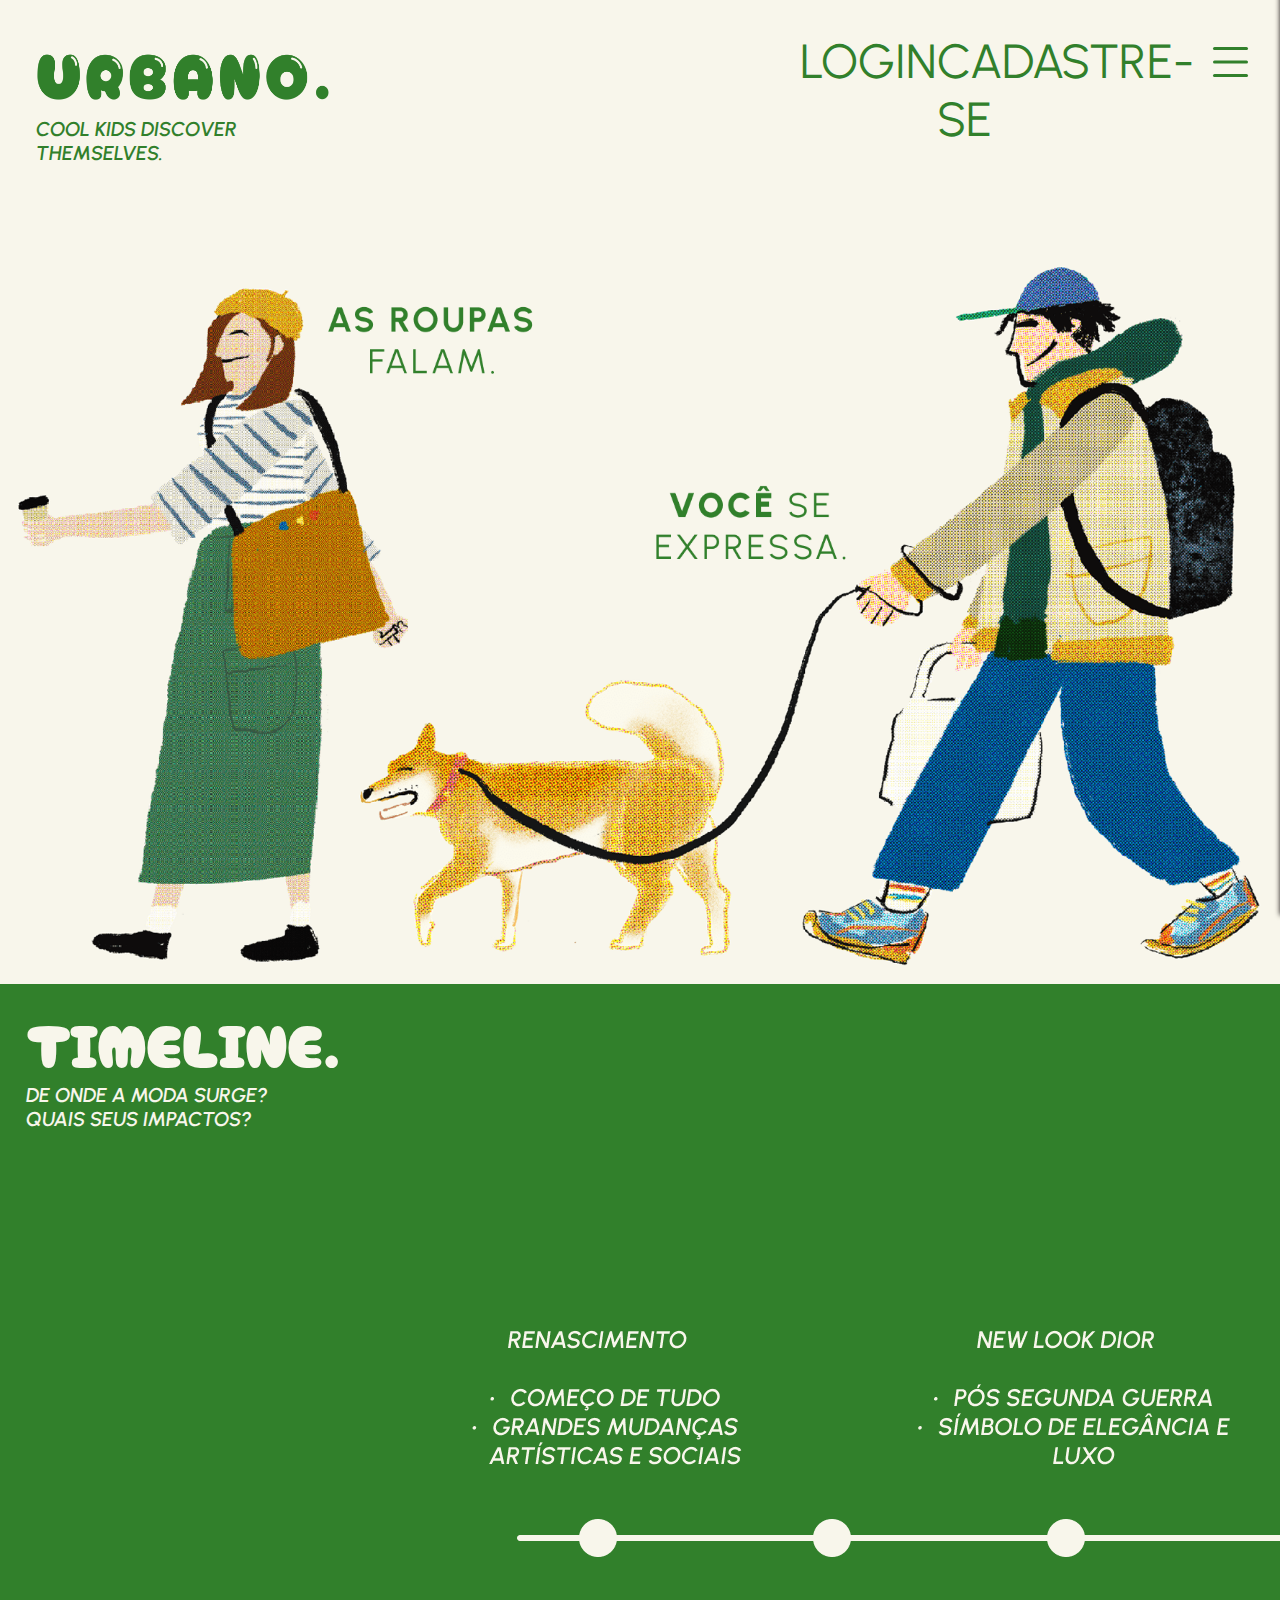
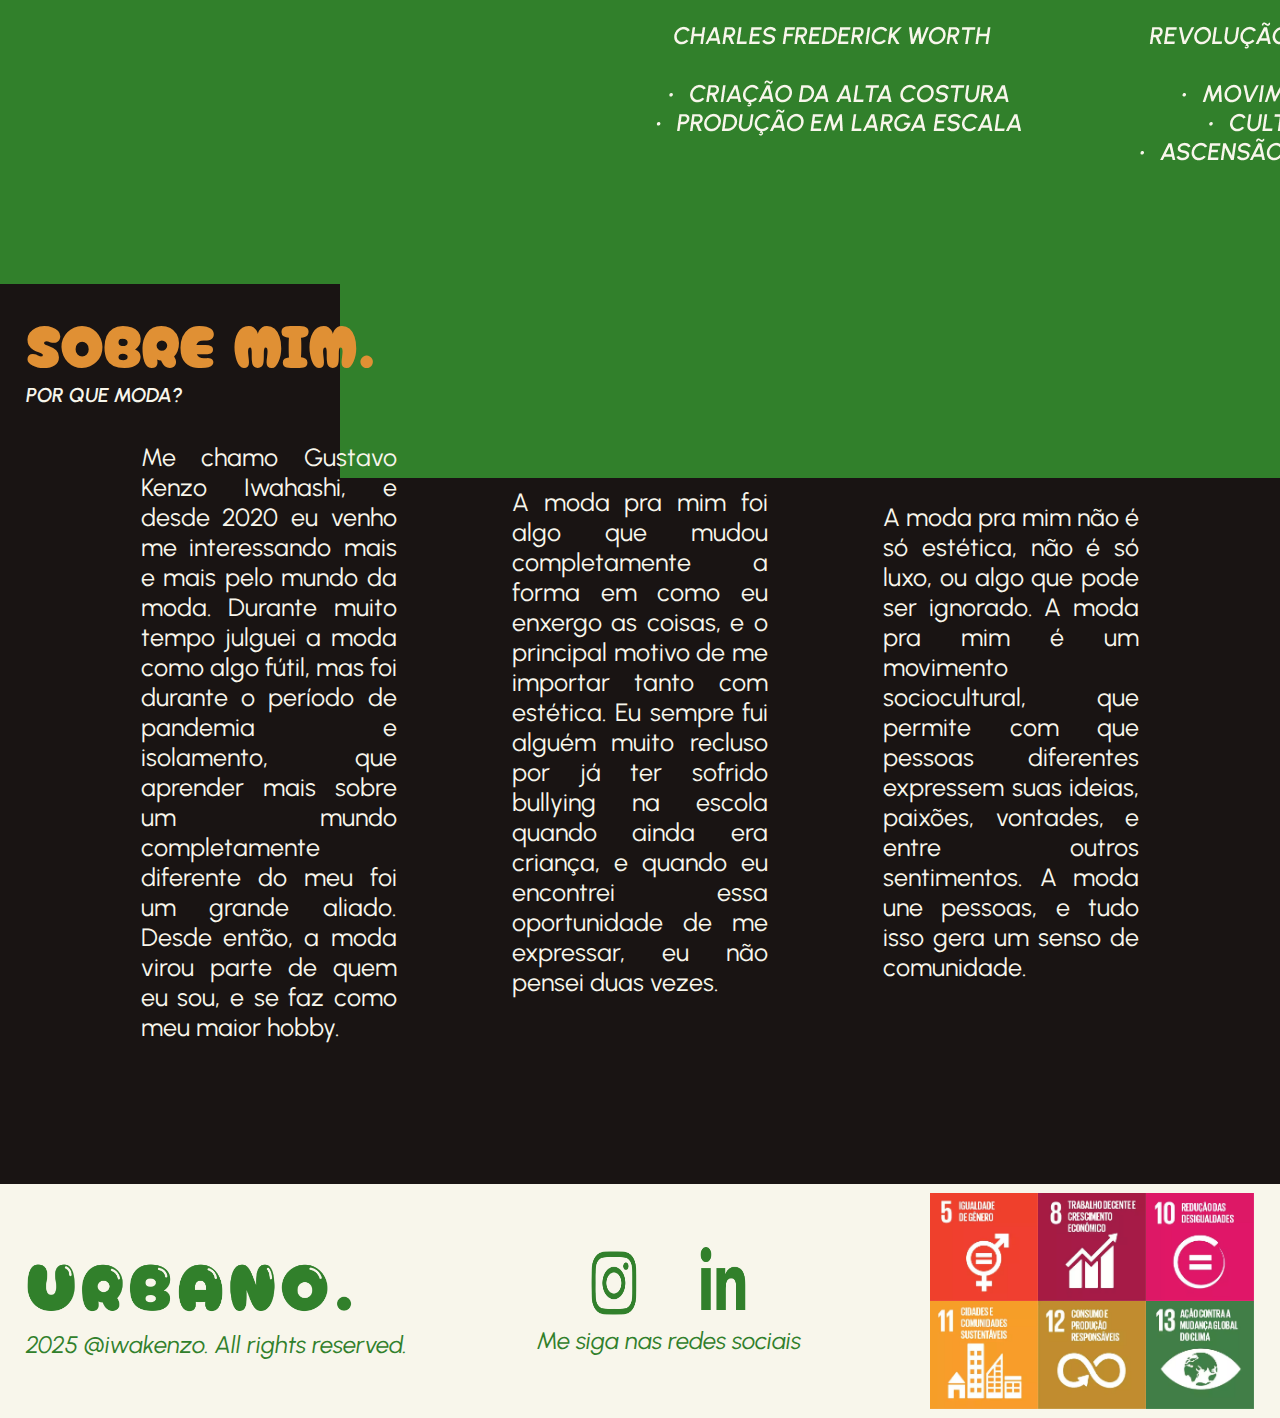
<file: public/index.html>
<!DOCTYPE html>
<html lang="en">
<head>
    <meta charset="UTF-8">
    <meta name="viewport" content="width=device-width, initial-scale=1.0">
    <title>URBANO.</title>
    <link rel="stylesheet" href="./styles/home.css">
    <script src="./js/sessao.js"></script>

    <!-- Fontes utilizadas -->
    <link rel="preconnect" href="https://fonts.googleapis.com">
    <link rel="preconnect" href="https://fonts.gstatic.com" crossorigin>
    <link href="https://fonts.googleapis.com/css2?family=Urbanist:ital,wght@0,100..900;1,100..900&display=swap" rel="stylesheet">
    <link href="https://fonts.googleapis.com/css2?family=Cherry+Bomb+One&display=swap" rel="stylesheet">
</head>

<body>
    <div class="header">
        <div class="container">
            <div class="logo">
                <a href="index.html"><img width="315" height="93" src="./assets/logo.png" alt="logo do site"></a>
                <p class="subtitle">COOL KIDS DISCOVER <br> THEMSELVES.</p>
            </div>
        <div class="links-header">
            <nav class="nav-bar">
                <span>
                    <a href="./login.html">LOGIN</a>
                </span>
                <span>
                    <a href="./signup.html">CADASTRE-SE</a>
                </span>
                <input type="checkbox" id="burger" onchange="burger_menu()">
                <label class="burger" for="burger">
                    <span></span>
                    <span></span>
                    <span></span>
                </label>
                <div class="offscreenmenu">
                    <ul>
                        <li> <a class="menu_item" href="#aboutme">SOBRE MIM</a></li>
                        <li> <a class="menu_item" href="#timelineref">TIMELINE</a></li>
                        <li> <a class="menu_item" href="#">SAIBA MAIS</a></li>
                    </ul>
                </div>
            </nav>
        </div>
    </div>
    </div>
    <div class="homepage">
        <div class="background">
            <img src="./assets/homepage_background.png" alt="imagem de fundo">
        </div>
    </div>
    <div class="homepage2" id="timelineref">
        <div class="container2">
            <div class="logo2">
                <span class="title2">TIMELINE.</span>
                <p class="subtitle2">DE ONDE A MODA SURGE? <br> QUAIS SEUS IMPACTOS?</p> 
            </div>
            <div class="background2">
                <img src="./assets/homepage_background2.png" alt="timeline">
            </div>
        </div>
    </div>
    <div class="homepage3" id="aboutme">
        <div class="container3">
            <div class="logo3">
                <span class="title3">SOBRE MIM.</span>
                <p class="subtitle3">POR QUE MODA?</p>
            </div>
            <div class="content3">
                <div class="aboutme">
                    <div class="text1">
                        <span>
                            Me chamo Gustavo Kenzo Iwahashi, e desde 2020 eu venho me interessando mais e mais pelo mundo 
                            da moda. Durante muito tempo julguei a moda como algo fútil, mas foi durante o período de pandemia
                            e isolamento, que aprender mais sobre um mundo completamente diferente do meu foi um grande aliado. 
                            Desde então, a moda virou parte de quem eu sou, e se faz como meu maior hobby.
                        </span>
                    </div>  
                    <div class="text2">
                        <span>
                            A moda pra mim foi algo que mudou completamente a forma em como eu enxergo as coisas, e o principal
                            motivo de me importar tanto com estética. Eu sempre fui alguém muito recluso por já ter sofrido bullying
                            na escola quando ainda era criança, e quando eu encontrei essa oportunidade de me expressar, 
                            eu não pensei duas vezes. 
                        </span>
                    </div>
                    <div class="text3">
                        <span>
                            A moda pra mim não é só estética, não é só luxo, ou algo que pode ser ignorado.
                            A moda pra mim é um movimento sociocultural, que permite com que pessoas diferentes expressem suas
                            ideias, paixões, vontades, e entre outros sentimentos. A moda une pessoas, e tudo isso gera um senso
                            de comunidade.
                        </span> 
                    </div>
                </div>
            </div>
        </div>
    </div>
    <div class="footer">
        <div class="copyright">
            <img src="./assets/logo.png" alt="URBANO">
            2025 @iwakenzo. All rights reserved.
        </div>
        <div class="social-media">
            <div class="instagram-linkedin">
                <a href="https://www.instagram.com/iwakenzo/"><img src="./assets/instagram-brands-solid-full.png"></a>
                <a href="https://br.linkedin.com/in/kenzoiwahashi"><img src="./assets/linkedin-in-brands-solid-full.png"></a>
            </div>
            <span>Me siga nas redes sociais</span>
        </div>
        <div class="all-sdg-goals">
            <div class="sdg-goals1">
                <img src="./assets/05.png" alt="Igualdade de gênero"> <br>
                <img src="./assets/08.png" alt="Trabalho decente e crescimento econômico"> <br>
                <img src="./assets/10.png" alt="Redução das desigualdades"> <br>
            </div>
            <div class="sdg-goals2">
                <img src="./assets/11.png" alt="Cidades e comunidades sustentáveis"> <br>
                <img src="./assets/12.png" alt="Consumo e produção responsáveis"> <br>
                <img src="./assets/13.png" alt="Ação contra a mudança global do clima"> <br>
            </div>
        </div>       
    </div>
</body>
</html>
</file>
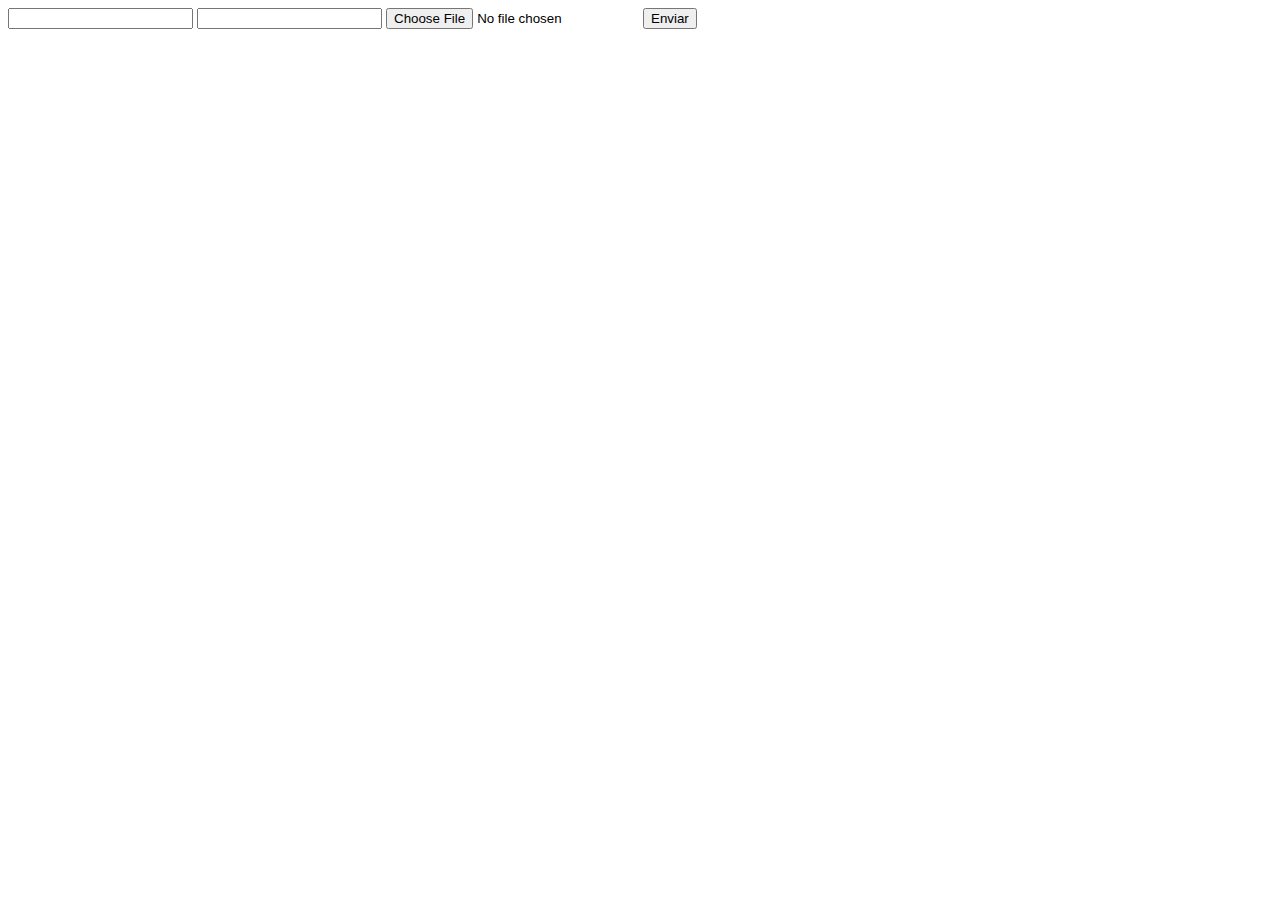
<file: DOCUMENTOS_DE_APOIO/exemplo_de_upload_de_arquivo/public/index.html>
<!DOCTYPE html>
<html lang="en">

<head>
  <meta charset="UTF-8">
  <meta http-equiv="X-UA-Compatible" content="IE=edge">
  <meta name="viewport" content="width=device-width, initial-scale=1.0">
  <title>Upload</title>
</head>

<body>

  <div>
    <input name="nome" id="nome" type="text" />
    <input name="email" id="email" type="url" />
    <input name="foto" id="foto" type="file" />
    <button onclick="enviar()">Enviar</button>
  </div>

  <div id="container"></div>
</body>

</html>

<script>
  function enviar() {
    const formData = new FormData();
    formData.append('foto', foto.files[0])
    formData.append('nome', nome.value)
    formData.append('email', email.value)

    fetch("/usuarios/cadastro", {
      method: "POST",
      body: formData
    })
      .then(res => {
        window.location = "./perfil.html"
      })
      .catch(err => {
        console.log(err);
      })
  }
</script>
</file>
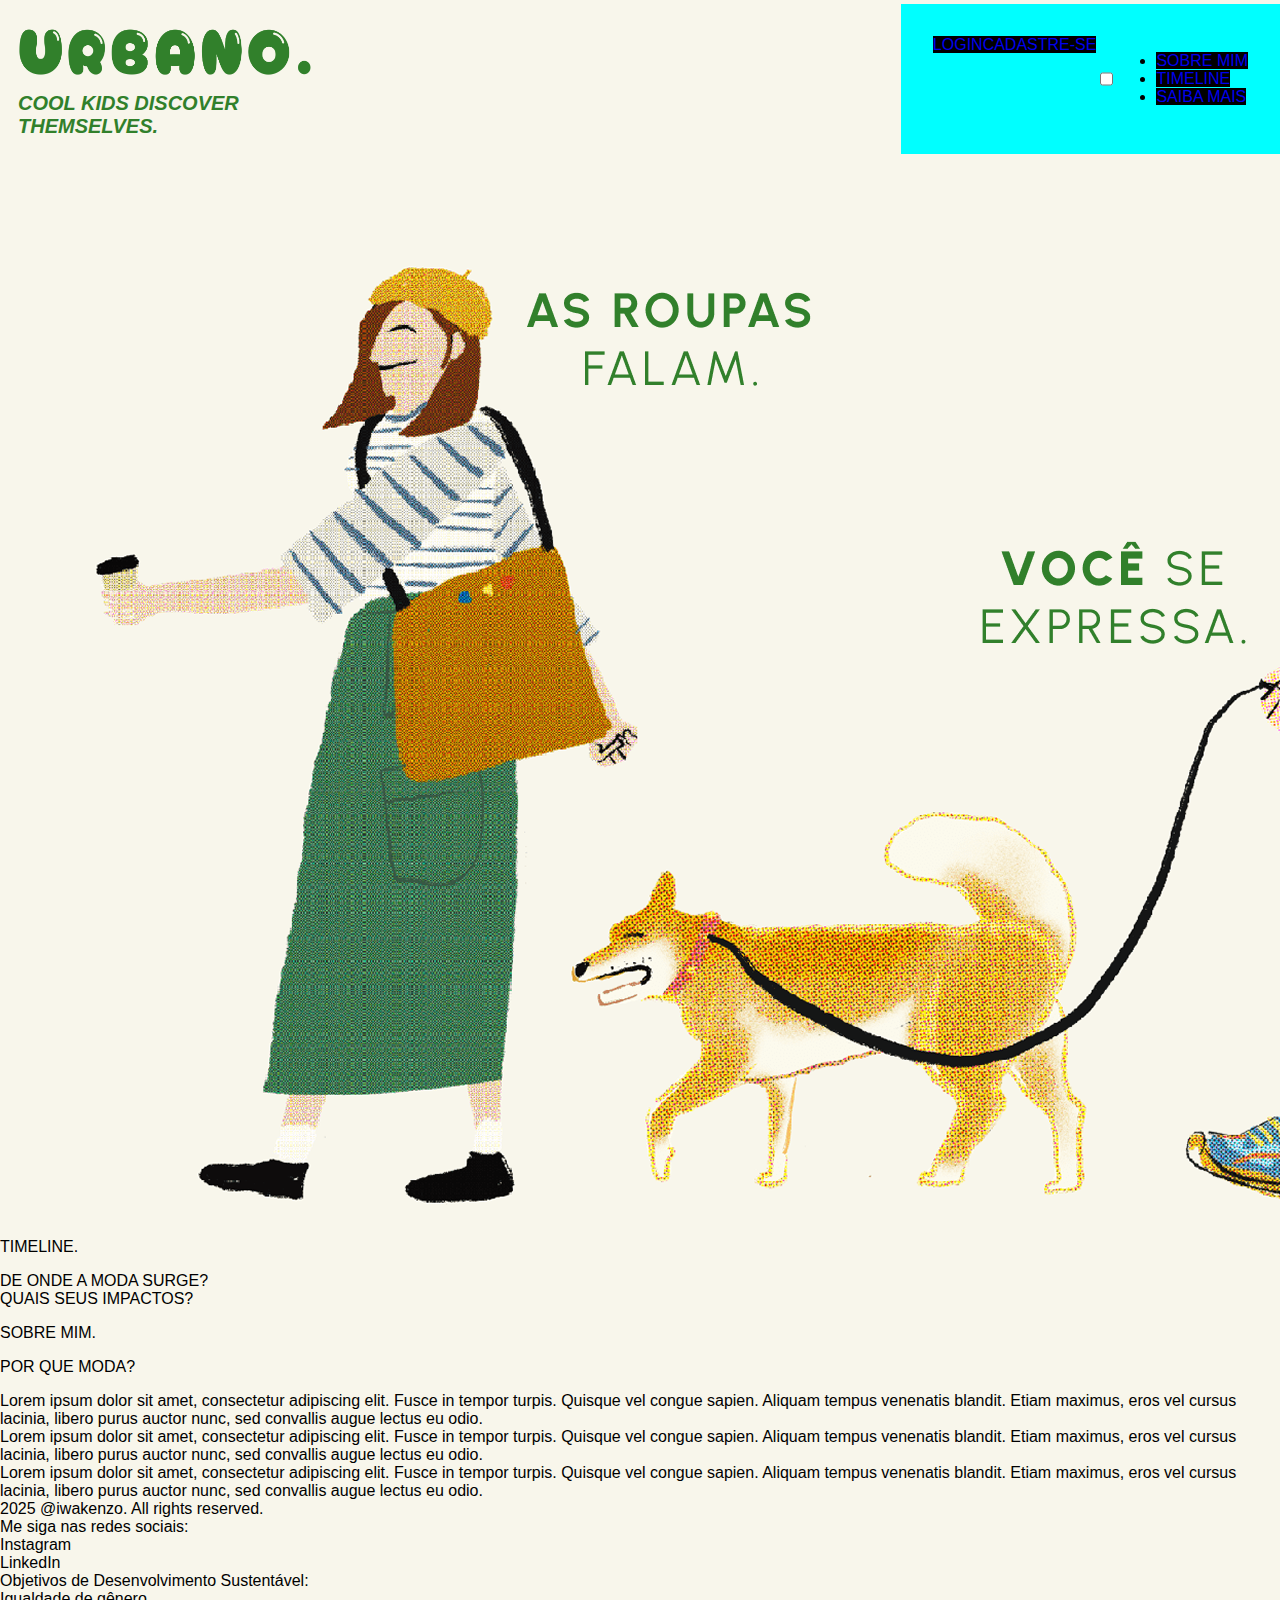
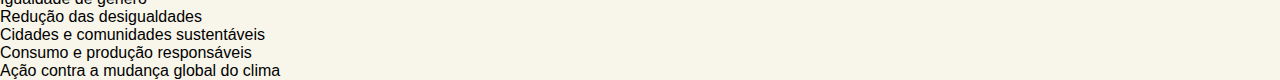
<file: home.html>
<!DOCTYPE html>
<html lang="en">
<head>
    <meta charset="UTF-8">
    <meta name="viewport" content="width=device-width, initial-scale=1.0">
    <title>URBANO.</title>
    <link rel="stylesheet" href="./styles/home.css">
    <!-- Fontes utilizadas -->
    <link rel="preconnect" href="https://fonts.googleapis.com">
    <link rel="preconnect" href="https://fonts.gstatic.com" crossorigin>
    <link href="https://fonts.googleapis.com/css2?family=Urbanist:ital,wght@0,100..900;1,100..900&display=swap" rel="stylesheet">
    <link href="https://fonts.googleapis.com/css2?family=Cherry+Bomb+One&display=swap" rel="stylesheet">
</head>

<body>
    <div class="header">
        <div class="container">
            <div class="logo">
                <a href="home.html"><img width="315" height="93" src="../assets/logo.png" alt="logo do site"></a>
                <p class="subtitle">COOL KIDS DISCOVER <br> THEMSELVES.</p>
            </div>
        <div class="links-header">
            <nav class="nav-bar">
                <span>
                    <a href="./login.html">LOGIN</a>
                </span>
                <span>
                    <a href="./signup.html">CADASTRE-SE</a>
                </span>
                <input type="checkbox" id="burger" onchange="burger_menu()">
                <label class="burger" for="burger">
                    <span></span>
                    <span></span>
                    <span></span>
                </label>
                <div class="offscreenmenu">
                    <ul>
                        <li> <a class="menu_item" href="#aboutme">SOBRE MIM</a></li>
                        <li> <a class="menu_item" href="#timelineref">TIMELINE</a></li>
                        <li> <a class="menu_item" href="#">SAIBA MAIS</a></li>
                    </ul>
                </div>
            </nav>
        </div>
    </div>
    </div>
    <div class="homepage">
        <div class="background">
            <img src="../assets/homepage_background.png" alt="imagem de fundo">
        </div>
    </div>
    <div class="homepage2" id="timelineref">
        <div class="container2">
            <div class="logo2">
                <span class="title2">TIMELINE.</span>
                <p class="subtitle2">DE ONDE A MODA SURGE? <br> QUAIS SEUS IMPACTOS?</p> 
            </div>
        </div>
    </div>
    <div class="homepage3" id="aboutme">
        <div class="container3">
            <div class="logo3">
                <span class="title3">SOBRE MIM.</span>
                <p class="subtitle3">POR QUE MODA?</p>
            </div>
            <div class="content3">
                <div class="aboutme">
                    <div class="text1">
                        <span>
                            Lorem ipsum dolor sit amet, consectetur adipiscing elit. 
                            Fusce in tempor turpis. Quisque vel congue sapien. 
                            Aliquam tempus venenatis blandit. 
                            Etiam maximus, eros vel cursus lacinia, libero purus auctor nunc, sed convallis augue lectus eu odio.
                        </span>
                    </div>  
                    <div class="text2">
                        <span>
                            Lorem ipsum dolor sit amet, consectetur adipiscing elit. 
                            Fusce in tempor turpis. Quisque vel congue sapien. 
                            Aliquam tempus venenatis blandit. 
                            Etiam maximus, eros vel cursus lacinia, libero purus auctor nunc, sed convallis augue lectus eu odio. 
                        </span>
                    </div>
                    <div class="text3">
                        <span>
                            Lorem ipsum dolor sit amet, consectetur adipiscing elit. 
                            Fusce in tempor turpis. Quisque vel congue sapien. 
                            Aliquam tempus venenatis blandit. 
                            Etiam maximus, eros vel cursus lacinia, libero purus auctor nunc, sed convallis augue lectus eu odio.
                        </span> 
                    </div>
                </div>
            </div>
        </div>
    </div>
    <div class="footer">
        <div class="copyright">
            2025 @iwakenzo. All rights reserved.
        </div>
        <div class="social-media">
            Me siga nas redes sociais:
            <div class="instagram">
                Instagram
            </div>
            <div class="linkedin">
                LinkedIn
            </div>
        </div>
        <div class="sdg-goals">
            Objetivos de Desenvolvimento Sustentável: <br>
            Igualdade de gênero <br>
            Redução das desigualdades <br>
            Cidades e comunidades sustentáveis <br>
            Consumo e produção responsáveis <br>
            Ação contra a mudança global do clima <br>
        </div>
    </div>
</body>
</html>
</file>
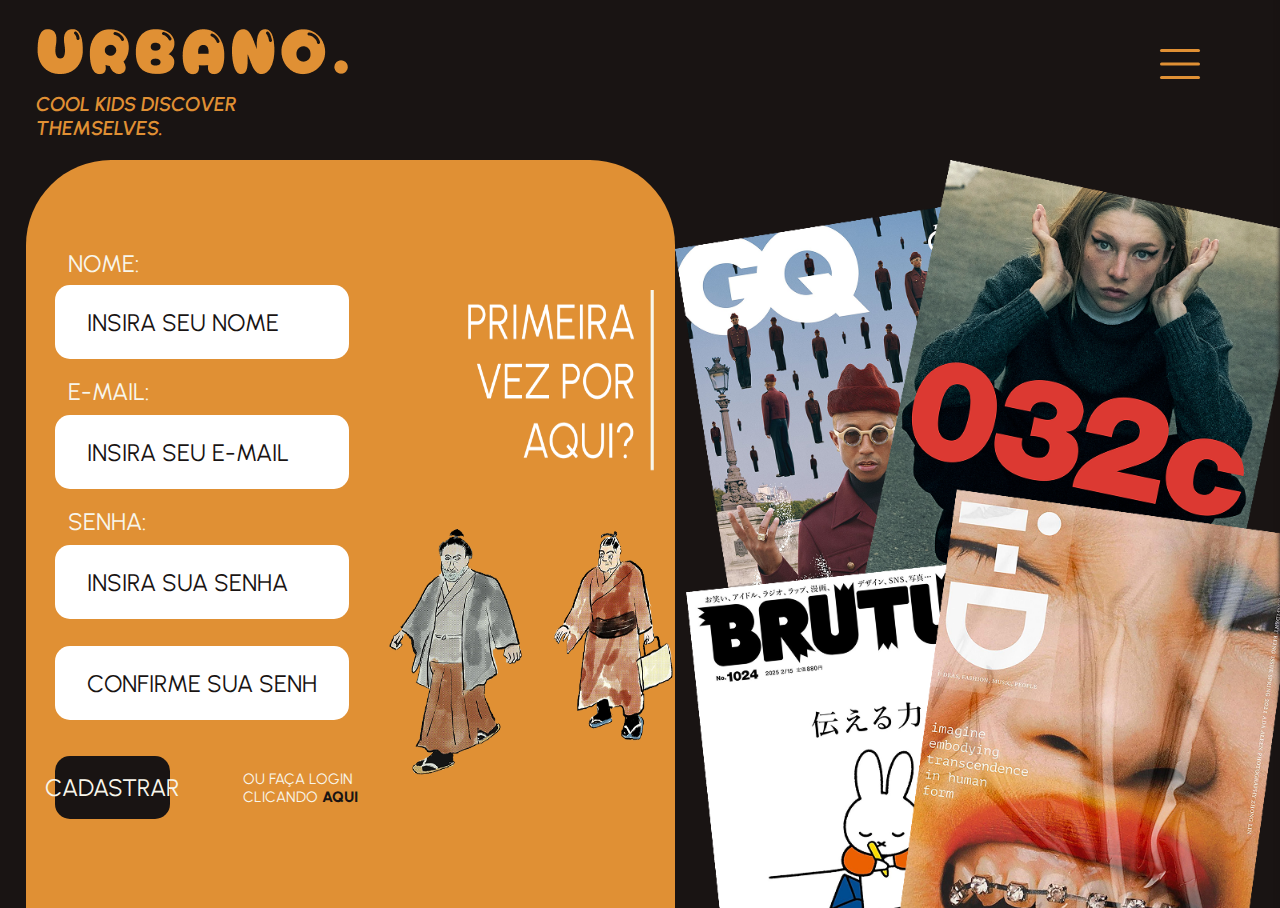
<file: signup.html>
<!DOCTYPE html>
<html lang="en">
<head>
    <meta charset="UTF-8">
    <meta name="viewport" content="width=device-width, initial-scale=1.0">
    <title>URBANO. | CADASTRE-SE.</title>
    <link rel="stylesheet" href="./styles/signup.css">
     <!-- Fontes utilizadas -->
    <link rel="preconnect" href="https://fonts.googleapis.com">
    <link rel="preconnect" href="https://fonts.gstatic.com" crossorigin>
    <link href="https://fonts.googleapis.com/css2?family=Urbanist:ital,wght@0,100..900;1,100..900&display=swap" rel="stylesheet">
    <link href="https://fonts.googleapis.com/css2?family=Cherry+Bomb+One&display=swap" rel="stylesheet">
</head>
<body>
    <div class="header">
        <div class="container">
            <div class="logo">
                <a href="home.html"><img width="315" height="93" src="./assets/logo_alt.png" alt="logo do site"></a>
                <p class="subtitle">COOL KIDS DISCOVER <br> THEMSELVES.</p>
            </div>
        <div class="links-header">
            <nav class="nav-bar">
                <input type="checkbox" id="burger" onchange="burger_menu()">
                <label class="burger" for="burger">
                    <span></span>
                    <span></span>
                    <span></span>
                </label>
                <div class="offscreenmenu">
                    <ul>
                        <li> <a class="menu_item" href="./login.html">LOGIN</a></li>
                        <li> <a class="menu_item" href="./home.html#timelineref">TIMELINE</a></li>
                        <li> <a class="menu_item" href="./home.html#aboutme">SOBRE MIM</a></li>
                        <li> <a class="menu_item" href="./home.html#learnmoreref">SAIBA MAIS</a></li>
                    </ul>
                </div>
            </nav>
        </div>
    </div>
    <div class="loginscreen">
        <div class="background">
            <div class="logincard">
                <div class="content">
                    <div class="inputs">
                        <div class="name-here">
                            <span>NOME:</span>
                            <input type="text" id="input_name" placeholder="INSIRA SEU NOME">
                        </div>
                        <div class="email-here">
                            <span>E-MAIL:</span><br>
                            <input type="text" id="input_email" placeholder="INSIRA SEU E-MAIL">
                        </div>
                        <div class="password-here">
                            <span>SENHA:</span><br>
                            <input type="password" id="input_password" placeholder="INSIRA SUA SENHA">
                            <input type="password" id="confirm_password" placeholder="CONFIRME SUA SENHA">
                        </div>
                        <div class="login-session">
                            <button onclick="login()">CADASTRAR</button>
                            <div class="already-acc-login">
                                <div class="login-now">
                                    OU FAÇA LOGIN <br> CLICANDO
                                    <a class="login-redirection" href="./login.html">AQUI</a>
                                </div>
                            </div>
                        </div>
                    </div>
                    <div class="first-time">
                        <img src="./assets/signup_text.png" alt="primeira vez por aqui?">
                    </div>
                </div>
            </div>
            <img src="./assets/signuppage_background.png" alt="imagem de fundo">
        </div>
    </div>
</body>
</html>
</file>
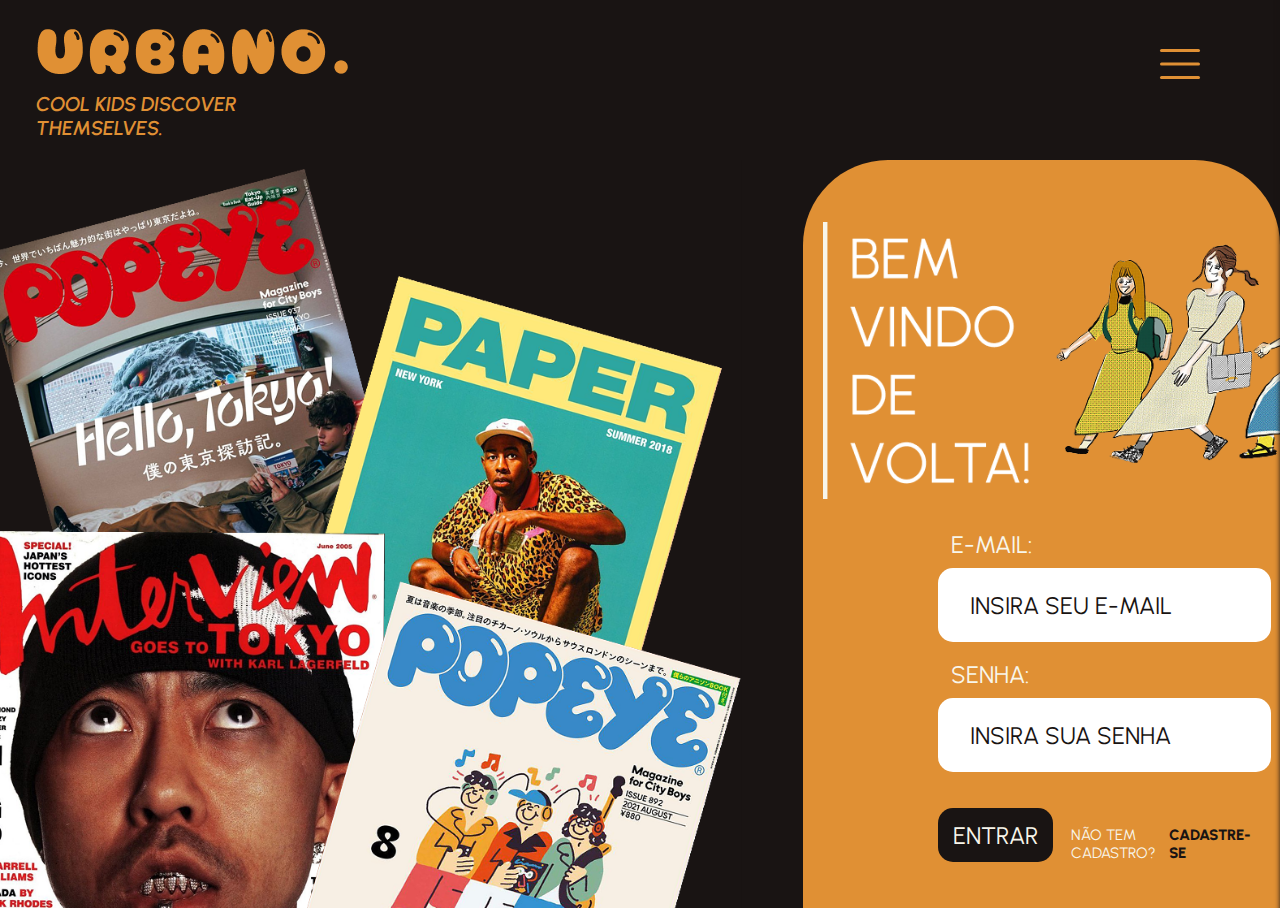
<file: public/login.html>
<!DOCTYPE html>
<html lang="en">
<head>
    <meta charset="UTF-8">
    <meta name="viewport" content="width=device-width, initial-scale=1.0">
    <title>URBANO. | LOGIN.</title>
    <link rel="stylesheet" href="./styles/login.css">
    <script src="./js/sessao.js"></script>

     <!-- Fontes utilizadas -->
    <link rel="preconnect" href="https://fonts.googleapis.com">
    <link rel="preconnect" href="https://fonts.gstatic.com" crossorigin>
    <link href="https://fonts.googleapis.com/css2?family=Urbanist:ital,wght@0,100..900;1,100..900&display=swap" rel="stylesheet">
    <link href="https://fonts.googleapis.com/css2?family=Cherry+Bomb+One&display=swap" rel="stylesheet">
</head>
<body>
    <div class="header">
        <div class="container">
            <div class="logo">
                <a href="index.html"><img width="315" height="93" src="./assets/logo_alt.png" alt="logo do site"></a>
                <p class="subtitle">COOL KIDS DISCOVER <br> THEMSELVES.</p>
            </div>
        <div class="links-header">
            <nav class="nav-bar">
                <input type="checkbox" id="burger" onchange="burger_menu()">
                <label class="burger" for="burger">
                    <span></span>
                    <span></span>
                    <span></span>
                </label>
                <div class="offscreenmenu">
                    <ul>
                        <li> <a class="menu_item" href="./signup.html">CADASTRE-SE</a></li>
                        <li> <a class="menu_item" href="./index.html#timelineref">TIMELINE</a></li>
                        <li> <a class="menu_item" href="./index.html#aboutme">SOBRE MIM</a></li>
                        <li> <a class="menu_item" href="./index.html#learnmoreref">SAIBA MAIS</a></li>
                    </ul>
                </div>
            </nav>
        </div>
    </div>
    <div class="loginscreen">
        <div class="background">
            <img src="./assets/loginpage_background.png" alt="imagem de fundo">
            <div class="logincard">
                <div class="content">
                    <div class="deco">
                        <div class="welcome-text">
                            <img src="./assets/welcome_text.png" alt="bem vindo de volta!">
                        </div>
                    </div>
                    <div class="inputs">
                        <div class="email-here">
                            <span>E-MAIL:</span><br>
                            <input type="text" id="input_email" placeholder="INSIRA SEU E-MAIL">
                        </div>
                        <div class="password-here">
                            <span>SENHA:</span><br>
                            <input type="password" id="input_password" placeholder="INSIRA SUA SENHA">
                        </div>
                        <div id="error_message" class="error"></div>
                        <div class="login-session">
                            <button onclick="login()">ENTRAR</button>
                            <div class="no-acc-signup">
                                <div class="signup-text">
                                    NÃO TEM CADASTRO?
                                </div>
                                <div class="signup-now">
                                    <a class="signup-redirection" href="./signup.html">CADASTRE-SE</a>
                                </div>
                            </div>
                        </div>
                    </div>
                </div>
            </div>
        </div>
    </div>
</body>
</html>
<script>

    function login() {

        var email = input_email.value;
        var password = input_password.value;

        if (email == "" || password == "") {
            cardErro.style.display = "block"
            mensagem_erro.innerHTML = "(Mensagem de erro para todos os campos em branco)";
            return false;
        } else {
            setInterval(sumirMensagem, 5000)
        }

        console.log("FORM LOGIN: ", email);
        console.log("FORM SENHA: ", password);

        fetch("/usuarios/autenticar", {
            method: "POST",
            headers: {
                "Content-Type": "application/json"
            },
            body: JSON.stringify({
                emailServer: email,
                senhaServer: password
            })
        }).then(function (resposta) {
            console.log("ESTOU NO THEN DO entrar()!")

            if (resposta.ok) {
                console.log(resposta);

                resposta.json().then(json => {
                    console.log(json);
                    console.log(JSON.stringify(json));
                    sessionStorage.EMAIL_USUARIO = json.email;
                    sessionStorage.NOME_USUARIO = json.nome;
                    sessionStorage.ID_USUARIO = json.idUsuario;

                    setTimeout(function () {
                        window.location = "./dashboard.html";
                    }, 1000); // apenas para exibir o loading

                });

            } else {

                console.log("Houve um erro ao tentar realizar o login!");

                resposta.text().then(texto => {
                    console.error(texto);
                });
            }

        }).catch(function (erro) {
            console.log(erro);
        })

        return false;
    }

    function sumirMensagem() {
        cardErro.style.display = "none"
    }

</script>
</file>
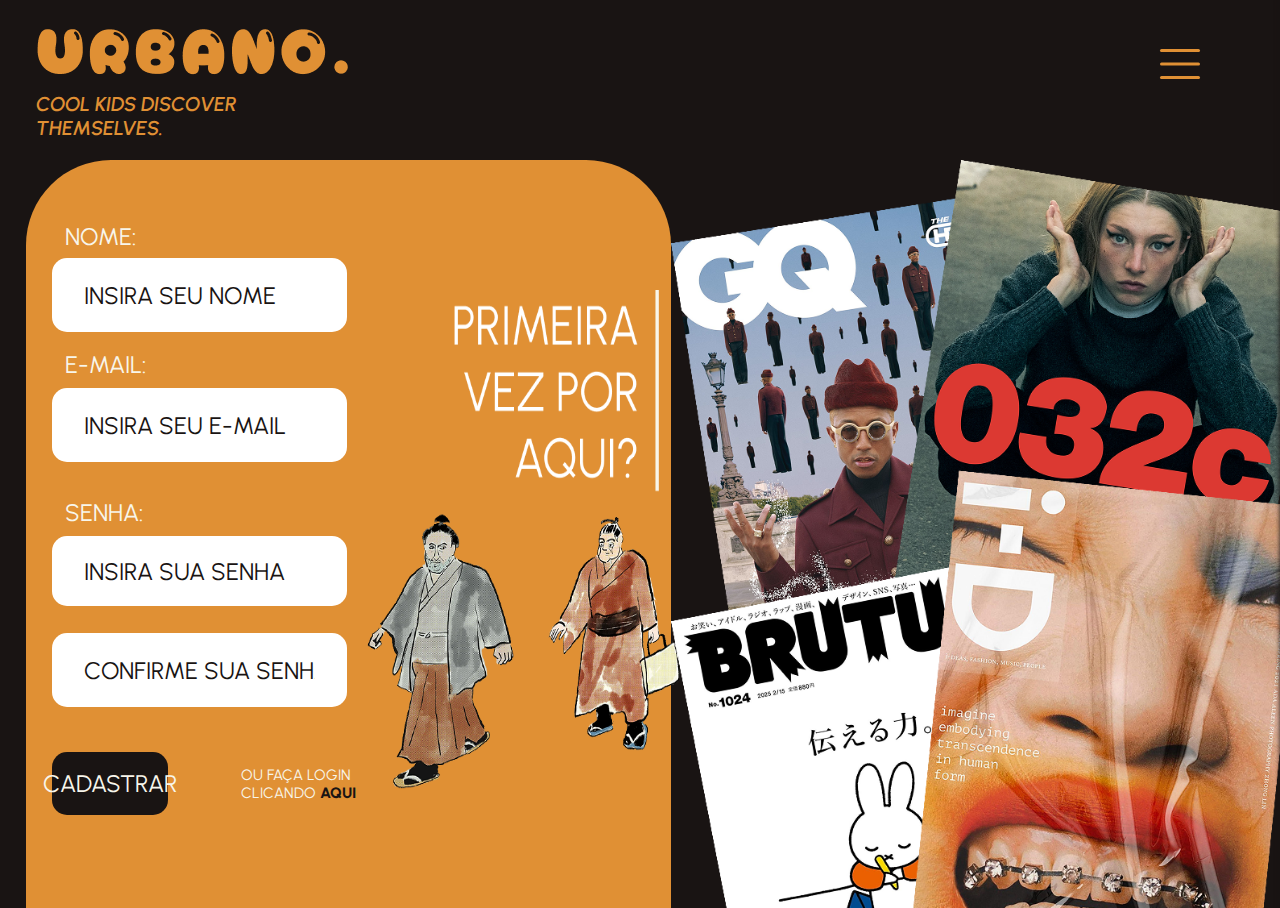
<file: public/signup.html>
<!DOCTYPE html>
<html lang="en">
<head>
    <meta charset="UTF-8">
    <meta name="viewport" content="width=device-width, initial-scale=1.0">
    <title>URBANO. | CADASTRO.</title>
    <link rel="stylesheet" href="./styles/signup.css">
    <script src="./js/sessao.js"></script>

     <!-- Fontes utilizadas -->
    <link rel="preconnect" href="https://fonts.googleapis.com">
    <link rel="preconnect" href="https://fonts.gstatic.com" crossorigin>
    <link href="https://fonts.googleapis.com/css2?family=Urbanist:ital,wght@0,100..900;1,100..900&display=swap" rel="stylesheet">
    <link href="https://fonts.googleapis.com/css2?family=Cherry+Bomb+One&display=swap" rel="stylesheet">
</head>
<body>
    <div class="header">
        <div class="container">
            <div class="logo">
                <a href="index.html"><img width="315" height="93" src="./assets/logo_alt.png" alt="logo do site"></a>
                <p class="subtitle">COOL KIDS DISCOVER <br> THEMSELVES.</p>
            </div>
        <div class="links-header">
            <nav class="nav-bar">
                <input type="checkbox" id="burger" onchange="burger_menu()">
                <label class="burger" for="burger">
                    <span></span>
                    <span></span>
                    <span></span>
                </label>
                <div class="offscreenmenu">
                    <ul>
                        <li> <a class="menu_item" href="./login.html">LOGIN</a></li>
                        <li> <a class="menu_item" href="./index.html#timelineref">TIMELINE</a></li>
                        <li> <a class="menu_item" href="./index.html#aboutme">SOBRE MIM</a></li>
                        <li> <a class="menu_item" href="./index.html#learnmoreref">SAIBA MAIS</a></li>
                    </ul>
                </div>
            </nav>
        </div>
    </div>
    <div class="loginscreen">
        <div class="background">
            <div class="logincard">
                <div class="content">
                    <div class="inputs">
                        <div class="name-here">
                            <span>NOME:</span>
                            <input type="text" id="input_name" placeholder="INSIRA SEU NOME">
                        </div>
                        <div class="email-here">
                            <span>E-MAIL:</span><br>
                            <input type="text" id="input_email" placeholder="INSIRA SEU E-MAIL" oninput="analyse_email()">
                            <div id="analyse_email_div" class="validation"></div>
                        </div>
                        <div class="password-here">
                            <span>SENHA:</span><br>
                            <input type="password" id="input_password" placeholder="INSIRA SUA SENHA" oninput="analyse_password()">
                        </div>
                        <div class="confirm-password">
                            <input type="password" id="confirm_password" placeholder="CONFIRME SUA SENHA" oninput="analyse_password2()">
                            <div id="analyse_password_div" class="validation"></div>
                        </div>
                        <div class="login-session">
                            <button onclick="cadastrar()">CADASTRAR</button>
                            <div class="already-acc-login">
                                <div class="login-now">
                                    OU FAÇA LOGIN <br> CLICANDO
                                    <a class="login-redirection" href="./login.html">AQUI</a>
                                </div>
                            </div>
                        </div>
                    </div>
                    <div class="first-time">
                        <img src="./assets/first-time-text.png" alt="">
                    </div>
                </div>
            </div>
            <img src="./assets/signuppage_background.png" alt="imagem de fundo">
        </div>
    </div>
</body>
</html>
<script>

    var specialCharacters = ['!', '@', '#', '$', '%', '&', '*'];
    var validNumbers = ['1', '2', '3', '4', '5', '6', '7', '8', '9', '0'];

    var validEmail = false
    var validPassword = false
    var validPassword2 = false
    var validConfirm = false

    function analyse_email() {
        var email = input_email.value;

        if (!email.includes('@')) {
            analyse_email_div.innerHTML = 'EMAIL INVÁLIDO'
        } else {
            analyse_email_div.innerHTML = '';
            validEmail = true
        } 
    }

    function analyse_password() {
        var password = input_password.value;
     
        for (i = 0; i < validNumbers.length; i++) {
            if (password.includes(specialCharacters[i])) {
                validPassword = true;
                analyse_password_div.innerHTML = '';
            }
        }
        
        if (!validPassword) {
            analyse_password_div.innerHTML = 'SENHA INVÁLIDA'
        }

        for (var j = 0; j < specialCharacters.length; j++) {
            if (password.includes(specialCharacters[j])) {
                validPassword2 = true;
                analyse_password_div.innerHTML = ''
            }
        } 

        if (!validPassword2) {
            analyse_password_div.innerHTML = 'SENHA INVÁLIDA'
        }
    }

    function analyse_password2() {
        var password = input_password.value;
        var confirmPassword = confirm_password.value;

        if (password != confirmPassword) {
            analyse_password_div.innerHTML = `AS SENHAS NÃO CORRESPONDEM`
        } else {
            analyse_password_div.innerHTML = ''
            validConfirm = true
        }
    }

    function cadastrar() {
        var name = input_name.value;
        var email = input_email.value;
        var password = input_password.value;
        var confirmPassword = confirm_password.value;

        if (name == "" || email == "" || password == "" || confirmPassword == "") {
            alert('Cadastro Inválido! Confira os campos');
        }

        // Enviando o valor da nova input
        fetch("/usuarios/cadastrar", {
        method: "POST",
        headers: {
            "Content-Type": "application/json",
        },
      
            body: JSON.stringify({
                // crie um atributo que recebe o valor recuperado aqui
                // Agora vá para o arquivo routes/usuario.js
                nomeServer: name,
                emailServer: email,
                senhaServer: password
            }),
        })

        if (validEmail && validPassword && validPassword2 && validConfirm) {
            alert('Cadastro Efetuado!');
            window.location.href ='login.html';
        } else {
            alert('Cadastro Inválido! Confira os campos');
        }
        
    }
</script>
</file>
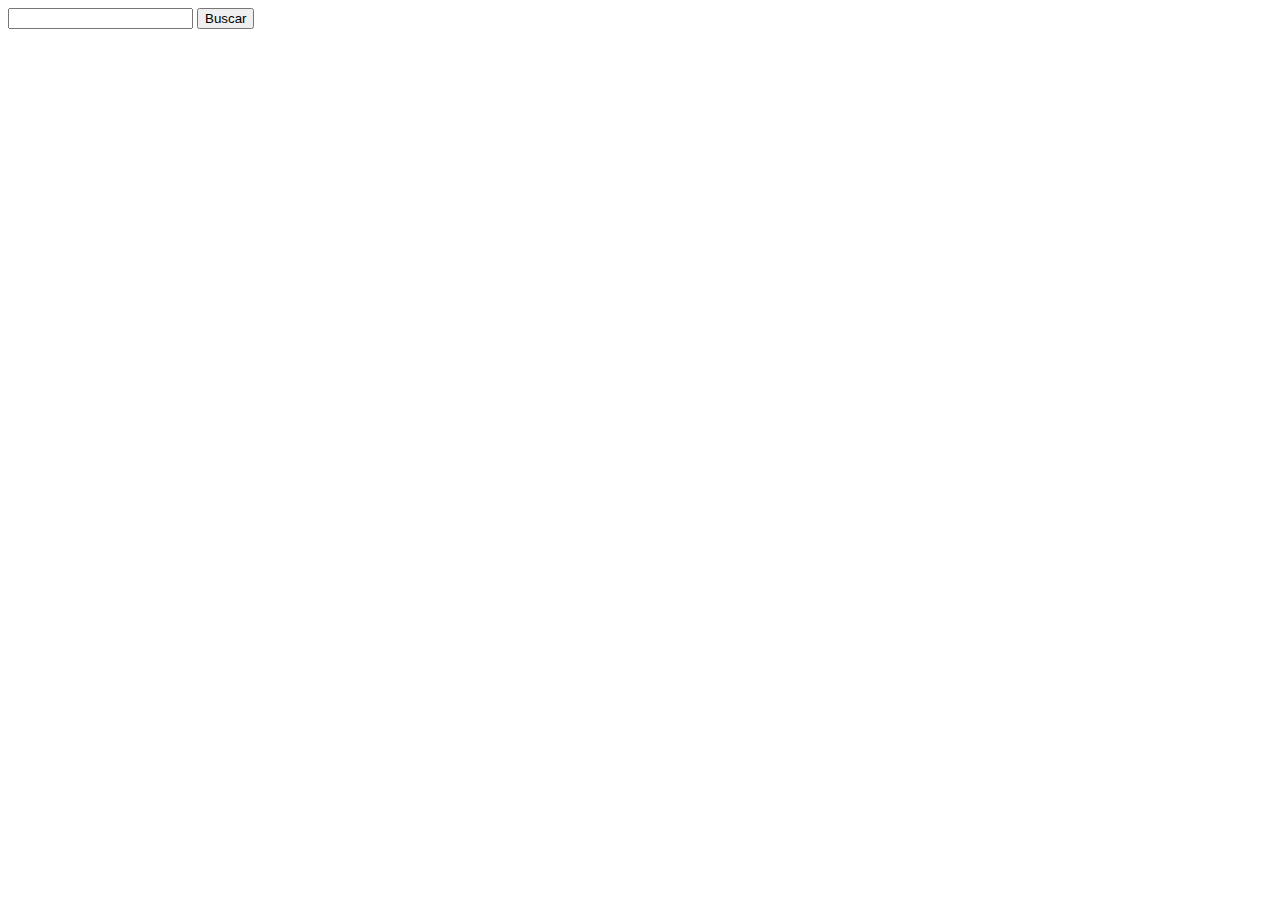
<file: DOCUMENTOS_DE_APOIO/exemplo_de_upload_de_arquivo/public/perfil.html>
<!DOCTYPE html>
<html lang="en">

<head>
  <meta charset="UTF-8">
  <meta http-equiv="X-UA-Compatible" content="IE=edge">
  <meta name="viewport" content="width=device-width, initial-scale=1.0">
  <title>Document</title>
</head>

<body>
  <input type="number" id="buscaInput">
  <button onclick="buscarPeloId()">Buscar</button>
  <div id="container">

  </div>
</body>

</html>

<script>
  function buscarPeloId() {
    fetch(`/usuarios/${buscaInput.value}`, {
      method: "GET"
    })
      .then(res => {
        res.json().then(json => {
          const usuario = json[0];
          container.innerHTML = `<div>
    <h1>${usuario.nome} - ${usuario.email}</h1>
    <img src='assets/${usuario.imagem_perfil}' alt="imagem de usuario">
  </div>`
        })
      })
      .catch(err => {
        console.log(err);
      })
  }
</script>
</file>
<file: public/styles/home.css>
body {
    margin: 0px;
    font-family: sans-serif;
    background-color: #F8F6EB;
    
}

.header .container {
    display: flex;
    flex-direction: row;
    align-items: center;
    justify-content: space-between;
}

.logo {
    margin-left: 4vh;
}

.logo .subtitle {
    margin-top: -5px;
    color: #31802B;
    font-family: urbanist;
    font-size: 20px;
    font-weight: 600;
    font-style: italic;
}

.links-header {
    display: flex;
    justify-content: space-between;
    text-decoration: none;
}

.nav-bar {
    position: relative;
    width: 35vw;
    padding: 2rem;
    display: flex;
    justify-content: space-evenly;
    margin-bottom: 30px;
}

.nav-bar a {
    font-family: urbanist;
    font-size: 48px;
    text-decoration: none;
    color: #31802B;
}

.burger {
    position: relative;
    width: 40px;
    height: 30px;
    background: transparent;
    cursor: pointer;
    display: flex;
}

input#burger {
    display: none;
}

.burger span {
    margin-top: 15px;
    display: block;
    position: absolute;
    height: 3px;
    width: 100%;
    background: #31802B;
    border-radius: 9px;
    opacity: 1;
    transition: .25s ease-in-out;
    z-index: 10;
}

.burger span:nth-of-type(1) {
    top: 0px;
    transform-origin: left center;
}

.burger span:nth-of-type(2) {
    top: 50%;
    transform: translateY(-50%);
    transform-origin: left center;
}

.burger span:nth-of-type(3) {
    top: 100%;
    transform-origin: left center;
    transform: translateY(-100%);
}

input#burger:checked ~ label.burger span:nth-of-type(1) {
    transform: rotate(45deg);
    top: 0px;
    left: 5px;
    background-color: #F8F6EB;
}

input#burger:checked ~ label.burger span:nth-of-type(2) {
    width: 0%;
    opacity: 0;
    background-color: #F8F6EB;
}

input#burger:checked ~ label.burger span:nth-of-type(3) {
    transform: rotate(-45deg);
    top: 28px;
    left: 5px;
    background-color: #F8F6EB;
}

input#burger:checked ~ span {
    background-color: #F8F6EB;
}

input#burger:checked ~ .offscreenmenu {
    transform: translateX(0);
}

input#burger:checked ~ label.burger {
    position: fixed;
    top: 35px;
    right: 4vw;
    z-index: 1001;
}

.offscreenmenu {
    background-color: #31802B;
    box-shadow: #191413 15px 0px 5px 15px;
    height: 100vh;
    width: 30vw;
    position: fixed;
    top: 0;
    right: 0;
    display: flex;
    flex-direction: column;
    justify-content: center;
    align-items: center;
    text-align: center;
    font-size: 3rem;
    transition: transform .3s ease;
    transform: translateX(100%);
    z-index: 1000;
}

.offscreenmenu ul {
    width: 20vw;
    margin-bottom: 45rem;
    margin-right: 10rem;
}

.offscreenmenu li {
    display: flex;
    list-style: none;
    margin-top: 4vh;
}

.offscreenmenu li a {
    color: #F8F6EB;
    font-family: urbanist;
    font-size: 45px;
    font-weight: 400;
    text-decoration: none;
}

.homepage .background {
    display: flex;
    align-items: center;
    justify-content: center;
}

.homepage .background img {
    height: 86vh;
    
}

.homepage2 {
    display: flex;
    justify-content: center;
    align-items: center;
    background-color: #31802B;
    height: 100vh;
}

.homepage2 .container2 {
    display: flex;
    align-items: flex-start;
    height: 97vh;
    width: 96vw;

}

.logo2 .title2 {
    font-family: "Cherry Bomb One", system-ui;
    color: #F8F6EB;
    font-size: 60px
}

.logo2 .subtitle2 {
    margin-top: -2px;
    color: #F8F6EB;
    font-family: urbanist;
    font-size: 20px;
    font-weight: 600;
    font-style: italic;
}

.homepage3 {
    display: flex;
    justify-content: center;
    align-items: center;
    background-color: #191413;
    height: 100vh;
}

.homepage3 .container3 {
    display: flex;
    flex-direction: column;
    align-items: flex-start;
    height: 97vh;
    width: 96vw;

}

.content3 {
    display: flex;
    align-items: center;
    justify-content: center;
    width: 100%;
}

.logo3 {
    width: 100%;
}

.logo3 .title3 {
    font-family: "Cherry Bomb One", system-ui;
    color: #E09034;
    font-size: 60px
}

.logo3 .subtitle3 {
    margin-top: -2px;
    color: #F8F6EB;
    font-family: urbanist;
    font-size: 20px;
    font-weight: 600;
    font-style: italic;
}

.aboutme {
    display: flex;
    flex-direction: row;
    justify-content: space-evenly;
    align-items: center;
    height: 70vh;
    width: 100%;
}

.text1 {
    color: #F8F6EB;
    font-family: urbanist;
    font-size: 25px;
    font-weight: 400;
    width: 20vw;
    text-align: justify;
}

.text2 {
    color: #F8F6EB;
    font-family: urbanist;
    font-size: 25px;
    font-weight: 400;
    width: 20vw;
    text-align: justify;
}

.text3 {
    color: #F8F6EB;
    font-family: urbanist;
    font-size: 25px;
    font-weight: 400;
    width: 20vw;
    text-align: justify;
}

.footer {
    display: flex;
    justify-content: space-between;
    align-items: center;
    font-family: urbanist;
    font-weight: 400;
    font-size: 24px;
    font-style: italic;
    background-color: #F8F6EB;
    color: #31802B;
    margin-top: 1vh;
    margin-bottom: 1vh;
    margin-left: 2vw;
    margin-right: 2vw;
    height: 24vh;
}

.copyright {
    height: 15vh;
    display: flex;
    flex-direction: column;
}

.copyright img {
    width: 350px;
    flex-direction: row;
}

.social-media {
    height: 14vh;
    display: flex;
    flex-direction: column;
}

.instagram-linkedin {
    display: flex;
    flex-direction: row;
    justify-content: space-evenly;
    height: 8.75vh;
    margin-bottom: 1vh;
}

.instagram-linkedin a {
    height: 8vh;
}

.instagram-linkedin img {
    height: 10vh;
    width: 5vw;
}

.all-sdg-goals {
    display: flex;
    flex-direction: column;
}

.sdg-goals1 {
    display: flex;
    flex-direction: row;
    height: 12vh;
}

.sdg-goals1 img {
    height: 12vh;

}

.sdg-goals2 {
    display: flex;
    flex-direction: row;
    height: 12vh;
}

.sdg-goals2 img {
    height: 12vh;

}
</file>
<file: styles/home.css>
body {
    margin: 0px;
    font-family: sans-serif;
    background-color: #F8F6EB;
}

.header .container {
    display: flex;
    flex-direction: row;
    align-items: center;
    justify-content: space-between;
}

.logo {
    margin-left: 2vh;
}

.logo p {
    margin-top: -5px;
    color: #31802B;
    font-size: 20px;
    font-weight: bold;
    font-style: italic;
}

.links-header {
    display: flex;
    
}

.header .links-header {
    display: flex;
    justify-content: space-between;
    text-decoration: none;
}

.nav-bar {
    padding: 2rem;
    display: flex;
    justify-content: space-evenly;
    background-color: aqua;
}

.nav-bar a {
    background-color: black;
    text-decoration: none;
}
</file>
<file: styles/signup.css>
body {
    margin: 0px;
    font-family: sans-serif;
    background-color: #191413;
    
}

.header .container {
    display: flex;
    flex-direction: row;
    align-items: center;
    justify-content: space-between;
}

.logo {
    margin-left: 4vh;
}

.logo .subtitle {
    margin-top: -5px;
    color: #E09034;
    font-family: urbanist;
    font-size: 20px;
    font-weight: 600;
    font-style: italic;
}

.links-header {
    display: flex;
    justify-content: space-between;
    text-decoration: none;
}

.nav-bar {
    position: relative;
    padding-right: 5rem;
    padding-bottom: 2rem;
    display: flex;
    justify-content: space-evenly;
    margin-bottom: 30px;
}

.nav-bar a {
    font-family: urbanist;
    font-size: 48px;
    text-decoration: none;
    color: #E09034;
}

.burger {
    position: relative;
    width: 40px;
    height: 30px;
    background: transparent;
    cursor: pointer;
    display: flex;
}

input#burger {
    display: none;
}

.burger span {
    margin-top: 15px;
    display: block;
    position: absolute;
    height: 3px;
    width: 100%;
    background: #E09034;
    border-radius: 9px;
    opacity: 1;
    transition: .25s ease-in-out;
    z-index: 10;
}

.burger span:nth-of-type(1) {
    top: 0px;
    transform-origin: left center;
}

.burger span:nth-of-type(2) {
    top: 50%;
    transform: translateY(-50%);
    transform-origin: left center;
}

.burger span:nth-of-type(3) {
    top: 100%;
    transform-origin: left center;
    transform: translateY(-100%);
}

input#burger:checked ~ label.burger span:nth-of-type(1) {
    transform: rotate(45deg);
    top: 0px;
    left: 5px;
    background-color: #F8F6EB;
}

input#burger:checked ~ label.burger span:nth-of-type(2) {
    width: 0%;
    opacity: 0;
    background-color: #F8F6EB;
}

input#burger:checked ~ label.burger span:nth-of-type(3) {
    transform: rotate(-45deg);
    top: 28px;
    left: 5px;
    background-color: #F8F6EB;
}

input#burger:checked ~ span {
    background-color: #F8F6EB;
}

input#burger:checked ~ .offscreenmenu {
    transform: translateX(0);
}

input#burger:checked ~ label.burger {
    position: fixed;
    top: 35px;
    right: 4vw;
    z-index: 1001;
}

.offscreenmenu {
    background-color: #E09034;
    box-shadow: #191413 15px 0px 5px 15px;
    height: 100vh;
    width: 30vw;
    position: fixed;
    top: 0;
    right: 0;
    display: flex;
    flex-direction: column;
    justify-content: center;
    align-items: center;
    text-align: center;
    font-size: 3rem;
    transition: transform .3s ease;
    transform: translateX(100%);
    z-index: 1000;
}

.offscreenmenu ul {
    width: 20vw;
    margin-bottom: 68.2vh;
    margin-right: 10rem;
}

.offscreenmenu li {
    display: flex;
    list-style: none;
    margin-top: 3vh;
}

.offscreenmenu li a {
    color: #F8F6EB;
    font-family: urbanist;
    font-size: 45px;
    font-weight: 400;
    text-decoration: none;
}

.loginscreen .background {
    display: flex;
    justify-content: space-between;
}

.loginscreen .background img {
    height: 83.1vh;
}

.logincard {
    width: 58vw;
    margin-left: 2vw;
    background-color: #E09034;
    border-top-left-radius: 85px;
    border-top-right-radius: 85px;
    display: flex;
    flex-direction: row;
    align-items: center;
    justify-content: center;
}

.content {
    display: flex;
    flex-direction: row;
    justify-content: space-between;
    width: 46.2vw;
    height: 69.3vh;
}

.first-time {
    width: 40%;
    height: 80%;
    display: flex;
    flex-direction: column;
    justify-content: center;
    align-items: center;
    margin-left: 2vw;
    margin-top: 7.5vh;
}

.first-time img {
    width: 26vw;
}

.inputs {
    display: flex;
    flex-direction: column;
    color: #F8F6EB;
    font-family: urbanist;
    font-weight: 400;
    font-size: 24px;
    margin-top: 3vh; 
    width: 50%;
    height: 100%;
    margin-right: 2vw;
}

.inputs input {
    width: 18vw;
    height: 8vh;
    border-style: none;
    border-radius: 15px;
    color: #191413;
    font-family: urbanist;
    font-weight: 400;
    font-size: 24px;
    outline-style: none;
    padding-left: 2rem;
    padding-right: 2rem;
}

.inputs input::placeholder {
    color: #191413;
    font-family: urbanist;
    font-weight: 400;
    font-size: 24px;
}

input:focus::placeholder {
  color: transparent;
}

.name-here {
    display: flex;
    flex-direction: column;
    justify-content: flex-end;
}

.name-here span {
    height: 4vh;
    margin-left: 1vw;
}

.email-here {
    display: flex;
    flex-direction: column;
    justify-content: flex-end;
}

.email-here span {
    margin-top: 2vh;
    height: 1vh;
    margin-left: 1vw;
}

.password-here {
    display: flex;
    flex-direction: column;
    justify-content: flex-end;
}

.password-here span{
    margin-top: 2vh;
    height: 1vh;
    margin-left: 1vw;
}

.password-here input {
    margin-bottom: 3vh;
}

.login-session {
    width: 28vw;
    margin-top: 1vh;
    display: flex;
    flex-direction: row;
    justify-content: flex-start;
}

.login-session button {
    display: flex;
    align-items: center;
    justify-content: center;
    background-color: #191413;
    color: #F8F6EB;
    font-family: urbanist;
    font-weight: 400;
    font-size: 24px;
    height: 7vh;
    width: 9vw;
    border-radius: 15px;
    border: none;
    cursor: pointer;
}

.already-acc-login {
    width: 15vw;
    height: 4vh;
    margin-left: 3.2vw;
    font-size: 15px;
    font-weight: 400;
    display: flex;
    justify-content: center;
    align-self: center;
}

.login-now {
    width: 10vw;
    font-weight: 400;
}

.login-now a {
    color: #191413;
    font-weight: 800;
    text-decoration: none;
}
</file>
<file: public/styles/login.css>
body {
    margin: 0px;
    font-family: sans-serif;
    background-color: #191413;
    
}

.header .container {
    display: flex;
    flex-direction: row;
    align-items: center;
    justify-content: space-between;
}

.logo {
    margin-left: 4vh;
}

.logo .subtitle {
    margin-top: -5px;
    color: #E09034;
    font-family: urbanist;
    font-size: 20px;
    font-weight: 600;
    font-style: italic;
}

.links-header {
    display: flex;
    justify-content: space-between;
    text-decoration: none;
}

.nav-bar {
    position: relative;
    padding-right: 5rem;
    padding-bottom: 2rem;
    display: flex;
    justify-content: space-evenly;
    margin-bottom: 30px;
}

.nav-bar a {
    font-family: urbanist;
    font-size: 48px;
    text-decoration: none;
    color: #E09034;
}

.burger {
    position: relative;
    width: 40px;
    height: 30px;
    background: transparent;
    cursor: pointer;
    display: flex;
}

input#burger {
    display: none;
}

.burger span {
    margin-top: 15px;
    display: block;
    position: absolute;
    height: 3px;
    width: 100%;
    background: #E09034;
    border-radius: 9px;
    opacity: 1;
    transition: .25s ease-in-out;
    z-index: 10;
}

.burger span:nth-of-type(1) {
    top: 0px;
    transform-origin: left center;
}

.burger span:nth-of-type(2) {
    top: 50%;
    transform: translateY(-50%);
    transform-origin: left center;
}

.burger span:nth-of-type(3) {
    top: 100%;
    transform-origin: left center;
    transform: translateY(-100%);
}

input#burger:checked ~ label.burger span:nth-of-type(1) {
    transform: rotate(45deg);
    top: 0px;
    left: 5px;
    background-color: #F8F6EB;
}

input#burger:checked ~ label.burger span:nth-of-type(2) {
    width: 0%;
    opacity: 0;
    background-color: #F8F6EB;
}

input#burger:checked ~ label.burger span:nth-of-type(3) {
    transform: rotate(-45deg);
    top: 28px;
    left: 5px;
    background-color: #F8F6EB;
}

input#burger:checked ~ span {
    background-color: #F8F6EB;
}

input#burger:checked ~ .offscreenmenu {
    transform: translateX(0);
}

input#burger:checked ~ label.burger {
    position: fixed;
    top: 35px;
    right: 4vw;
    z-index: 1001;
}

.offscreenmenu {
    background-color: #E09034;
    box-shadow: #191413 15px 0px 5px 15px;
    height: 100vh;
    width: 30vw;
    position: fixed;
    top: 0;
    right: 0;
    display: flex;
    flex-direction: column;
    justify-content: center;
    align-items: center;
    text-align: center;
    font-size: 3rem;
    transition: transform .3s ease;
    transform: translateX(100%);
    z-index: 1000;
}

.offscreenmenu ul {
    width: 20vw;
    margin-bottom: 68.2vh;
    margin-right: 10rem;
}

.offscreenmenu li {
    display: flex;
    list-style: none;
    margin-top: 3vh;
}

.offscreenmenu li a {
    color: #F8F6EB;
    font-family: urbanist;
    font-size: 45px;
    font-weight: 400;
    text-decoration: none;
}

.loginscreen .background {
    display: flex;
}

.loginscreen .background img {
    height: 83.1vh;
    padding-right: 61px;
}

.logincard {
    width: 42.917vw;
    background-color: #E09034;
    border-top-left-radius: 85px;
    border-top-right-radius: 85px;
    display: flex;
    align-items: center;
    justify-content: center;
}

.logincard .content {
    width: 34.167vw;
    height: 69.3vh;
}

.content .welcome-text img {
    height: 30.8vh;
}

.inputs {
    display: flex;
    flex-direction: column;
    color: #F8F6EB;
    font-family: urbanist;
    font-weight: 400;
    font-size: 24px;
    padding-left: 9vw;
    padding-top: 3vh;
    height: 4.8vw;
}

.inputs input {
    width: 21vw;
    height: 8vh;
    border-style: none;
    border-radius: 15px;
    color: #191413;
    font-family: urbanist;
    font-weight: 400;
    font-size: 24px;
    outline-style: none;
    padding-left: 2rem;
    padding-right: 2rem;
}

.inputs input::placeholder {
    color: #191413;
    font-family: urbanist;
    font-weight: 400;
    font-size: 24px;
}

input:focus::placeholder {
  color: transparent;
}

.email-here {
    display: flex;
    flex-direction: column;
    justify-content: flex-end;
}

.email-here span {
    height: 1vh;
    margin-left: 1vw;
}

.password-here {
    display: flex;
    flex-direction: column;
    justify-content: flex-end;
}

.password-here span{
    margin-top: 2vh;
    height: 1vh;
    margin-left: 1vw;
}

.login-session {
    width: 28vw;
    margin-top: 4vh;
    display: flex;
    flex-direction: row;
    justify-content: flex-start;
}

.login-session button {
    display: flex;
    align-items: center;
    justify-content: center;
    background-color: #191413;
    color: #F8F6EB;
    font-family: urbanist;
    font-weight: 400;
    font-size: 24px;
    height: 6vh;
    width: 9vw;
    border-radius: 15px;
    border: none;
    cursor: pointer;
}

.no-acc-signup {
    width: 15vw;
    height: 4vh;
    font-size: 15px;
    font-weight: 400;
    display: flex;
    justify-content: space-evenly;
    align-self: flex-end;
}

.signup-text {
    width: 9vw;
    margin-left: 2vh;
}

.signup-now {
    width: 6vw;
    margin-left: 1vh;
    font-weight: 800;
}

.signup-now a {
    text-decoration: none;
    color: #191413;
}

.sdg-goals {
    text-align: justify;
}
</file>
<file: public/styles/signup.css>
body {
    margin: 0px;
    font-family: sans-serif;
    background-color: #191413;
    
}

.header .container {
    display: flex;
    flex-direction: row;
    align-items: center;
    justify-content: space-between;
}

.logo {
    margin-left: 4vh;
}

.logo .subtitle {
    margin-top: -5px;
    color: #E09034;
    font-family: urbanist;
    font-size: 20px;
    font-weight: 600;
    font-style: italic;
}

.links-header {
    display: flex;
    justify-content: space-between;
    text-decoration: none;
}

.nav-bar {
    position: relative;
    padding-right: 5rem;
    padding-bottom: 2rem;
    display: flex;
    justify-content: space-evenly;
    margin-bottom: 30px;
}

.nav-bar a {
    font-family: urbanist;
    font-size: 48px;
    text-decoration: none;
    color: #E09034;
}

.burger {
    position: relative;
    width: 40px;
    height: 30px;
    background: transparent;
    cursor: pointer;
    display: flex;
}

input#burger {
    display: none;
}

.burger span {
    margin-top: 15px;
    display: block;
    position: absolute;
    height: 3px;
    width: 100%;
    background: #E09034;
    border-radius: 9px;
    opacity: 1;
    transition: .25s ease-in-out;
    z-index: 10;
}

.burger span:nth-of-type(1) {
    top: 0px;
    transform-origin: left center;
}

.burger span:nth-of-type(2) {
    top: 50%;
    transform: translateY(-50%);
    transform-origin: left center;
}

.burger span:nth-of-type(3) {
    top: 100%;
    transform-origin: left center;
    transform: translateY(-100%);
}

input#burger:checked ~ label.burger span:nth-of-type(1) {
    transform: rotate(45deg);
    top: 0px;
    left: 5px;
    background-color: #F8F6EB;
}

input#burger:checked ~ label.burger span:nth-of-type(2) {
    width: 0%;
    opacity: 0;
    background-color: #F8F6EB;
}

input#burger:checked ~ label.burger span:nth-of-type(3) {
    transform: rotate(-45deg);
    top: 28px;
    left: 5px;
    background-color: #F8F6EB;
}

input#burger:checked ~ span {
    background-color: #F8F6EB;
}

input#burger:checked ~ .offscreenmenu {
    transform: translateX(0);
}

input#burger:checked ~ label.burger {
    position: fixed;
    top: 35px;
    right: 4vw;
    z-index: 1001;
}

.offscreenmenu {
    background-color: #E09034;
    box-shadow: #191413 15px 0px 5px 15px;
    height: 100vh;
    width: 30vw;
    position: fixed;
    top: 0;
    right: 0;
    display: flex;
    flex-direction: column;
    justify-content: center;
    align-items: center;
    text-align: center;
    font-size: 3rem;
    transition: transform .3s ease;
    transform: translateX(100%);
    z-index: 1000;
}

.offscreenmenu ul {
    width: 20vw;
    margin-bottom: 68.2vh;
    margin-right: 10rem;
}

.offscreenmenu li {
    display: flex;
    list-style: none;
    margin-top: 3vh;
}

.offscreenmenu li a {
    color: #F8F6EB;
    font-family: urbanist;
    font-size: 45px;
    font-weight: 400;
    text-decoration: none;
}

.loginscreen .background {
    display: flex;
    justify-content: space-between;
}

.loginscreen .background img {
    height: 83.1vh;
}

.logincard {
    width: 58vw;
    margin-left: 2vw;
    background-color: #E09034;
    border-top-left-radius: 85px;
    border-top-right-radius: 85px;
    display: flex;
    flex-direction: row;
    align-items: center;
    justify-content: center;
}

.content {
    display: flex;
    flex-direction: row;
    justify-content: space-between;
    width: 46.2vw;
    height: 69.3vh;
}

.first-time {
    width: 40%;
    height: 80%;
    display: flex;
    flex-direction: column;
    justify-content: center;
    align-items: center;
    margin-left: 2vw;
    margin-top: 7.5vh;
}

.first-time img {
    width: 26vw;
}

.inputs {
    display: flex;
    flex-direction: column;
    color: #F8F6EB;
    font-family: urbanist;
    font-weight: 400;
    font-size: 24px;
    width: 50%;
    height: 100%;
    margin-right: 2vw;
}

.inputs input {
    width: 18vw;
    height: 8vh;
    border-style: none;
    border-radius: 15px;
    color: #191413;
    font-family: urbanist;
    font-weight: 400;
    font-size: 24px;
    outline-style: none;
    padding-left: 2rem;
    padding-right: 2rem;
}

.inputs input::placeholder {
    color: #191413;
    font-family: urbanist;
    font-weight: 400;
    font-size: 24px;
}

input:focus::placeholder {
  color: transparent;
}

.name-here {
    display: flex;
    flex-direction: column;
    justify-content: flex-end;
}

.name-here span {
    height: 4vh;
    margin-left: 1vw;
}

.email-here {
    display: flex;
    flex-direction: column;
    justify-content: flex-end;
}

.email-here span {
    margin-top: 2vh;
    height: 1vh;
    margin-left: 1vw;
}

.email-here .validation {
    font-family: urbanist;
    font-size: 15px;
    font-weight: 400;
    height: 1vh;
    margin-top: 1vh;
    margin-left: 1vw;
}

.password-here {
    display: flex;
    flex-direction: column;
    justify-content: flex-end;
    height: 17vh;
}

.password-here span{
    margin-top: 2vh;
    height: 1vh;
    margin-left: 1vw;
}

.password-here input {
    margin-bottom: 3vh;
}

.password-here .validation {
    font-family: urbanist;
    font-size: 15px;
    font-weight: 400;
    height: 1vh;
    margin-left: 1vw;
    margin-top: 1vh;
}

.confirm-password .validation {
    font-family: urbanist;
    font-size: 15px;
    font-weight: 400;
    height: 1vh;
    margin-left: 1vw;
    margin-top: 1vh;
}

.login-session {
    width: 28vw;
    margin-top: 3vh;
    display: flex;
    flex-direction: row;
    justify-content: flex-start;
}

.login-session button {
    display: flex;
    align-items: center;
    justify-content: center;
    background-color: #191413;
    color: #F8F6EB;
    font-family: urbanist;
    font-weight: 400;
    font-size: 24px;
    height: 7vh;
    width: 9vw;
    border-radius: 15px;
    border: none;
    cursor: pointer;
}

.already-acc-login {
    width: 15vw;
    height: 4vh;
    margin-left: 3.2vw;
    font-size: 15px;
    font-weight: 400;
    display: flex;
    justify-content: center;
    align-self: center;
}

.login-now {
    width: 10vw;
    font-weight: 400;
}

.login-now a {
    color: #191413;
    font-weight: 800;
    text-decoration: none;
}
</file>
